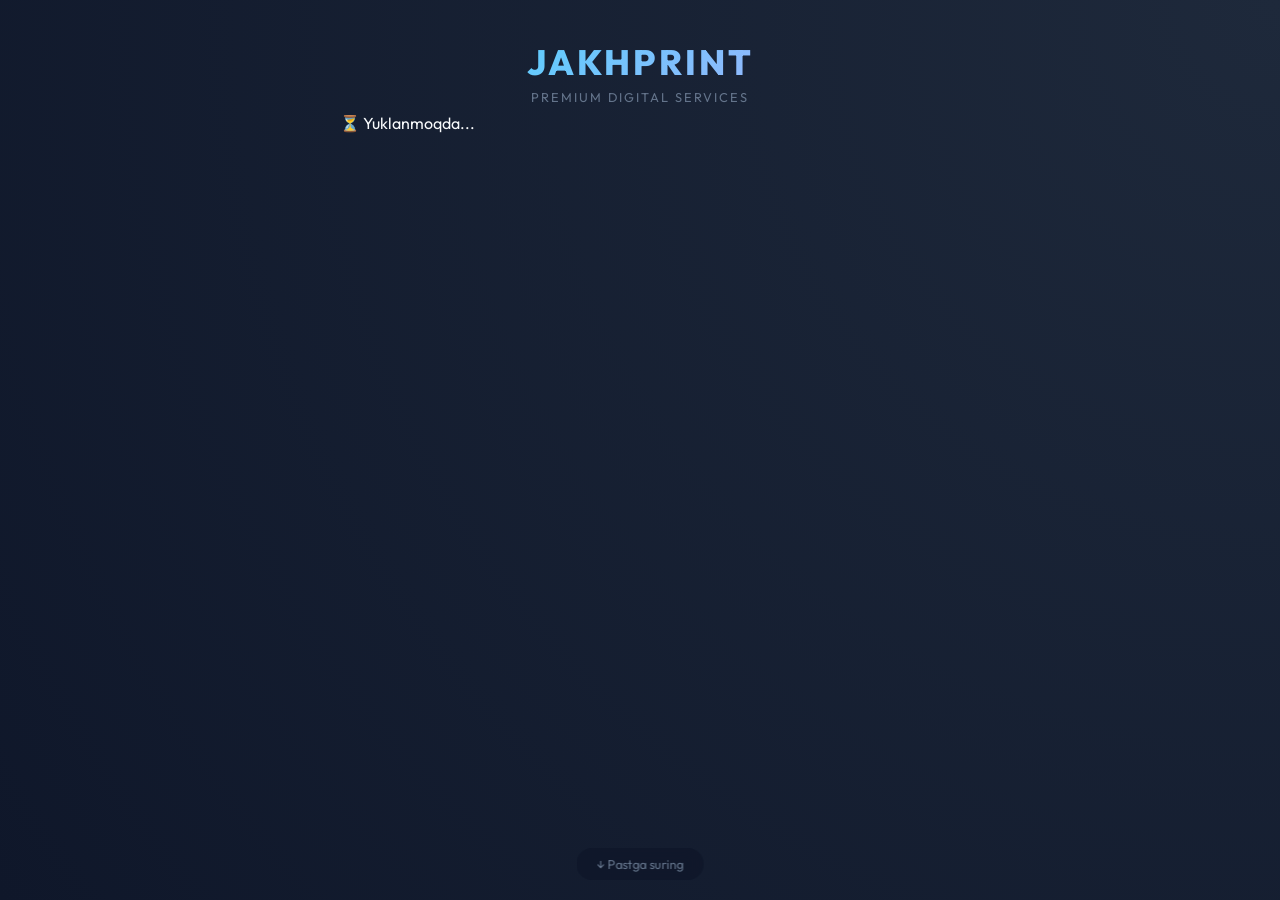
<file: index.html>
<!DOCTYPE html>
<html lang="uz">

<head>
    <meta charset="UTF-8">
    <meta name="viewport" content="width=device-width, initial-scale=1.0, maximum-scale=1.0, user-scalable=no">
    <title>JAKHPRINT | Premium Digital Services</title>
    <link href="https://fonts.googleapis.com/css2?family=Outfit:wght@300;400;600;800&display=swap" rel="stylesheet">
    <link rel="stylesheet" href="style.css">
    <script src="https://telegram.org/js/telegram-web-app.js"></script>
</head>

<body>
    <header>
        <div class="logo">JAKHPRINT</div>
        <div class="subtitle">Premium Digital Services</div>
    </header>

    <!-- Savatcha counter -->
    <div id="cartBadge" class="cart-badge" style="display:none;">
        🛒 <span id="cartCount">0</span> ta tanlandi
    </div>

    <!-- Xizmatlar shu yerga dinamik yuklanadi -->
    <div class="container" id="servicesContainer">
        <div class="loading">⏳ Yuklanmoqda...</div>
    </div>

    <!-- Scroll indikatori -->
    <div id="scrollHint" class="scroll-hint">↓ Pastga suring</div>

    <!-- Buyurtma tugmasi -->
    <button id="orderBtn" class="fab-btn" onclick="sendOrder()" style="display: none;">
        BUYURTMA BERISH (0 so'm)
    </button>

    <script src="script.js"></script>
</body>

</html>
</file>
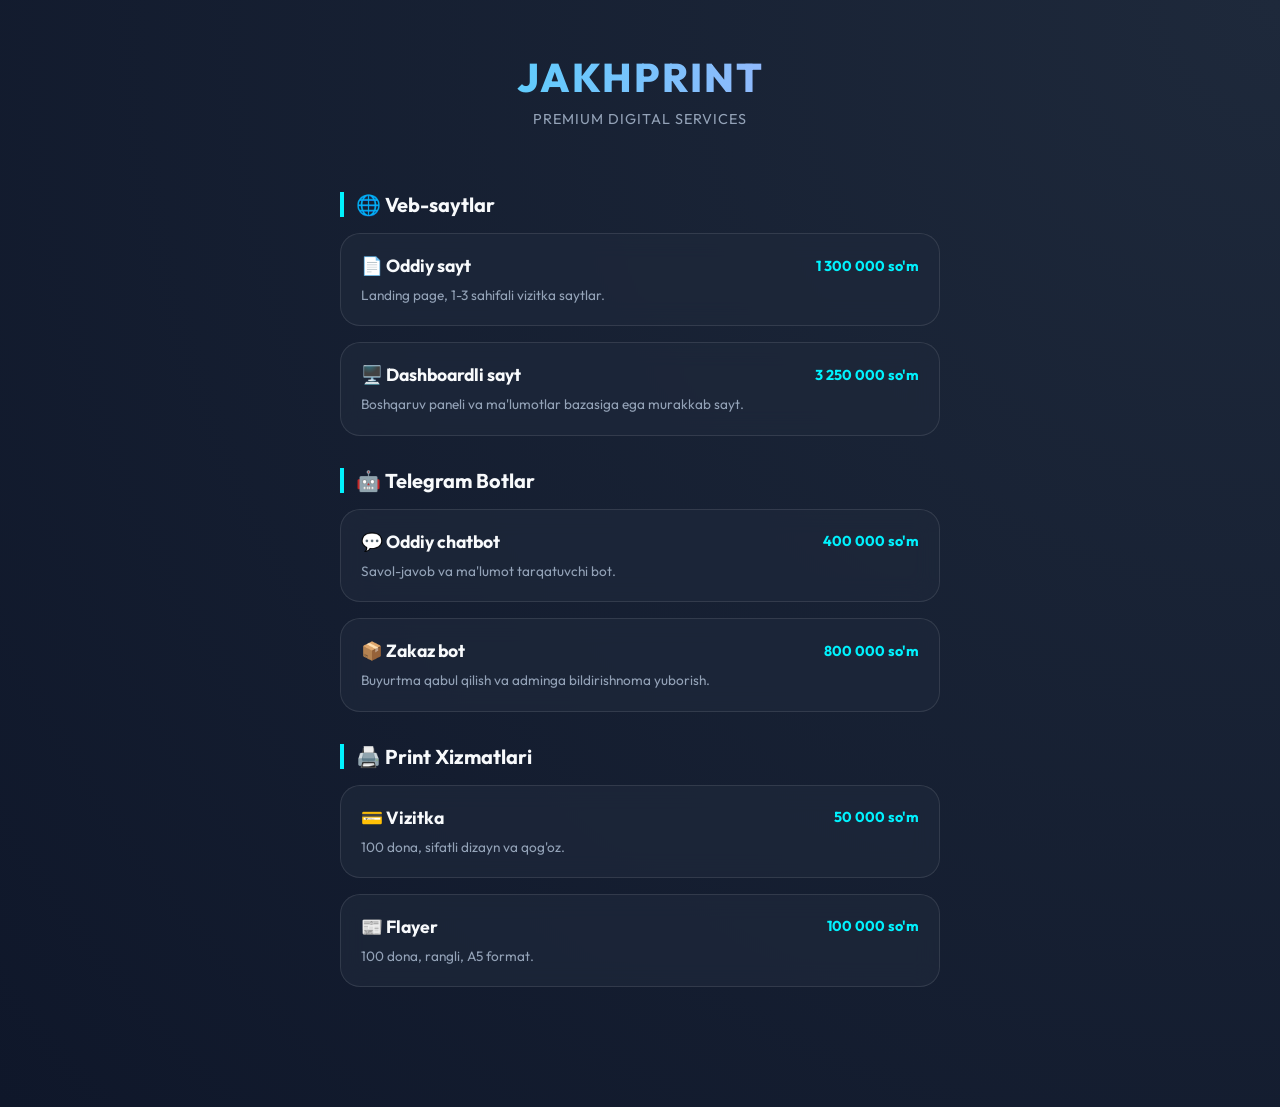
<file: webapp/index.html>
<!DOCTYPE html>
<html lang="uz">
<head>
    <meta charset="UTF-8">
    <meta name="viewport" content="width=device-width, initial-scale=1.0">
    <title>JAKHPRINT | Web App</title>
    <link href="https://fonts.googleapis.com/css2?family=Outfit:wght@300;400;600;800&display=swap" rel="stylesheet">
    <link rel="stylesheet" href="style.css">
    <script src="https://telegram.org/js/telegram-web-app.js"></script>
</head>
<body>
    <header>
        <div class="logo">JAKHPRINT</div>
        <div class="subtitle">Premium Digital Services</div>
    </header>

    <div class="container">
        <h2 class="section-title">🌐 Veb-saytlar</h2>
        <div class="grid">
            <div class="card" onclick="selectService('📄 Oddiy sayt', 1300000)">
                <h3>📄 Oddiy sayt <span class="price">1 300 000 so'm</span></h3>
                <p>Landing page, 1-3 sahifali vizitka saytlar.</p>
            </div>
            <div class="card" onclick="selectService('🖥️ Dashboardli sayt', 3250000)">
                <h3>🖥️ Dashboardli sayt <span class="price">3 250 000 so'm</span></h3>
                <p>Boshqaruv paneli va ma'lumotlar bazasiga ega murakkab sayt.</p>
            </div>
        </div>

        <h2 class="section-title">🤖 Telegram Botlar</h2>
        <div class="grid">
            <div class="card" onclick="selectService('💬 Chatbot', 400000)">
                <h3>💬 Oddiy chatbot <span class="price">400 000 so'm</span></h3>
                <p>Savol-javob va ma'lumot tarqatuvchi bot.</p>
            </div>
            <div class="card" onclick="selectService('📦 Zakaz bot', 800000)">
                <h3>📦 Zakaz bot <span class="price">800 000 so'm</span></h3>
                <p>Buyurtma qabul qilish va adminga bildirishnoma yuborish.</p>
            </div>
        </div>

        <h2 class="section-title">🖨️ Print Xizmatlari</h2>
        <div class="grid">
            <div class="card" onclick="selectService('💳 Vizitka (100 ta)', 50000)">
                <h3>💳 Vizitka <span class="price">50 000 so'm</span></h3>
                <p>100 dona, sifatli dizayn va qog'oz.</p>
            </div>
            <div class="card" onclick="selectService('📰 Flayer (100 ta)', 100000)">
                <h3>📰 Flayer <span class="price">100 000 so'm</span></h3>
                <p>100 dona, rangli, A5 format.</p>
            </div>
        </div>
        
        <div style="height: 100px;"></div>
    </div>

    <button id="orderBtn" class="fab-btn" onclick="sendOrder()" style="display: none;">
        Buyurtma berish (0 so'm)
    </button>

    <script src="script.js"></script>
</body>
</html>
</file>
<file: style.css>
:root {
    --primary: #00f2fe;
    --secondary: #4facfe;
    --accent: #f093fb;
    --bg: #0f172a;
    --card-bg: rgba(30, 41, 59, 0.7);
    --text: #f8fafc;
    --glass-border: rgba(255, 255, 255, 0.1);
    --neon-shadow: 0 0 15px rgba(0, 242, 254, 0.4);
    --success: #22c55e;
}

* {
    margin: 0;
    padding: 0;
    box-sizing: border-box;
    font-family: 'Outfit', 'Inter', sans-serif;
    -webkit-tap-highlight-color: transparent;
}

body {
    background: var(--bg);
    background: radial-gradient(circle at top right, #1e293b, #0f172a);
    color: var(--text);
    min-height: 100vh;
    padding: 16px;
    overflow-x: hidden;
}

/* ── Header ─────────────────────── */
header {
    text-align: center;
    padding: 1.5rem 0 0.5rem;
    animation: fadeInDown 0.8s ease-out;
}

.logo {
    font-size: 2.2rem;
    font-weight: 800;
    background: linear-gradient(135deg, var(--primary), var(--accent));
    -webkit-background-clip: text;
    background-clip: text;
    -webkit-text-fill-color: transparent;
    margin-bottom: 0.3rem;
    text-transform: uppercase;
    letter-spacing: 3px;
}

.subtitle {
    font-size: 0.8rem;
    color: #64748b;
    text-transform: uppercase;
    letter-spacing: 2px;
}

/* ── Cart Badge ─────────────────── */
.cart-badge {
    position: sticky;
    top: 0;
    z-index: 50;
    background: rgba(15, 23, 42, 0.9);
    backdrop-filter: blur(10px);
    padding: 10px 20px;
    border-radius: 50px;
    text-align: center;
    font-weight: 600;
    font-size: 0.9rem;
    color: var(--primary);
    border: 1px solid var(--glass-border);
    margin: 10px auto;
    max-width: 250px;
    animation: fadeInDown 0.5s ease-out;
}

/* ── Container ──────────────────── */
.container {
    max-width: 600px;
    margin: 0 auto;
}

/* ── Section Titles ─────────────── */
.section-title {
    font-size: 1.15rem;
    margin: 1.8rem 0 0.8rem;
    border-left: 3px solid var(--primary);
    padding-left: 12px;
    color: #e2e8f0;
}

/* ── Grid ───────────────────────── */
.grid {
    display: grid;
    gap: 12px;
}

/* ── Cards ──────────────────────── */
.card {
    background: var(--card-bg);
    backdrop-filter: blur(12px);
    border: 1px solid var(--glass-border);
    border-radius: 16px;
    padding: 16px 18px;
    transition: all 0.3s cubic-bezier(0.4, 0, 0.2, 1);
    cursor: pointer;
    position: relative;
    overflow: hidden;
    opacity: 0;
    animation: fadeInUp 0.5s ease-out forwards;
}

.card::before {
    content: '';
    position: absolute;
    top: 0;
    left: -100%;
    width: 100%;
    height: 100%;
    background: linear-gradient(90deg, transparent, rgba(255, 255, 255, 0.04), transparent);
    transition: 0.6s;
}

.card:active {
    transform: scale(0.98);
}

.card:hover::before {
    left: 100%;
}

/* Tanlangan element */
.card.selected {
    border-color: var(--primary) !important;
    box-shadow: 0 0 25px rgba(0, 242, 254, 0.2);
    background: rgba(0, 242, 254, 0.05);
}

/* Quantity Controls */
.quantity-controls {
    display: flex;
    align-items: center;
    gap: 8px;
    margin-top: 15px;
    background: rgba(0, 0, 0, 0.2);
    padding: 6px 10px;
    border-radius: 12px;
    width: fit-content;
    border: 1px solid var(--glass-border);
    transition: all 0.3s;
    position: relative;
    z-index: 10;
}

.card.selected .quantity-controls {
    border-color: rgba(0, 242, 254, 0.4);
    background: rgba(0, 242, 254, 0.1);
}

.qty-btn {
    width: 32px;
    height: 32px;
    border-radius: 8px;
    border: 1px solid rgba(255, 255, 255, 0.1);
    background: rgba(30, 41, 59, 0.8);
    color: var(--text);
    display: flex;
    align-items: center;
    justify-content: center;
    font-size: 1.2rem;
    font-weight: 600;
    cursor: pointer;
    transition: all 0.2s;
    outline: none;
}

.qty-btn:active {
    background: var(--primary);
    color: var(--bg);
    transform: scale(0.9);
}

.qty-input {
    width: 70px;
    background: transparent;
    border: none;
    color: var(--primary);
    text-align: center;
    font-weight: 800;
    font-size: 1.1rem;
    outline: none;
    -moz-appearance: textfield;
}

.qty-input::-webkit-inner-spin-button,
.qty-input::-webkit-outer-spin-button {
    -webkit-appearance: none;
    margin: 0;
}

/* Check badge */
.check-badge {
    position: absolute;
    top: 10px;
    right: 12px;
    font-size: 1.2rem;
    opacity: 0;
    transform: scale(0);
    transition: all 0.3s cubic-bezier(0.34, 1.56, 0.64, 1);
}

.card.selected .check-badge {
    opacity: 1;
    transform: scale(1);
}

/* Tag (mashhur label) */
.tag {
    display: inline-block;
    margin-top: 8px;
    padding: 3px 10px;
    border-radius: 20px;
    font-size: 0.7rem;
    font-weight: 600;
    background: rgba(0, 242, 254, 0.12);
    color: var(--primary);
    border: 1px solid rgba(0, 242, 254, 0.2);
}

/* ── Card Content ───────────────── */
.card h3 {
    font-size: 1.05rem;
    margin-bottom: 6px;
    display: flex;
    justify-content: space-between;
    align-items: center;
    padding-right: 30px;
}

.price {
    color: var(--primary);
    font-weight: 700;
    font-size: 0.9rem;
    white-space: nowrap;
    display: flex;
    flex-direction: column;
    align-items: flex-end;
}

.old-price {
    color: #64748b;
    text-decoration: line-through;
    font-size: 0.75rem;
    font-weight: 400;
    margin-bottom: 2px;
}

.card p {
    font-size: 0.85rem;
    color: #94a3b8;
    line-height: 1.4;
}

/* ── FAB Button ─────────────────── */
.fab-btn {
    position: fixed;
    bottom: 20px;
    left: 50%;
    transform: translateX(-50%);
    background: linear-gradient(135deg, var(--success), #16a34a);
    color: white;
    padding: 16px 28px;
    border-radius: 50px;
    font-weight: 800;
    font-size: 1rem;
    box-shadow: 0 8px 30px rgba(34, 197, 94, 0.4);
    border: none;
    z-index: 100;
    cursor: pointer;
    text-transform: uppercase;
    letter-spacing: 1px;
    transition: all 0.3s;
    animation: pulseBtn 2s infinite;
    width: calc(100% - 40px);
    max-width: 400px;
}

.fab-btn:active {
    transform: translateX(-50%) scale(0.95);
    animation: none;
}

/* ── Scroll Hint ────────────────── */
.scroll-hint {
    position: fixed;
    bottom: 20px;
    left: 50%;
    transform: translateX(-50%);
    background: rgba(15, 23, 42, 0.8);
    backdrop-filter: blur(10px);
    padding: 8px 20px;
    border-radius: 50px;
    font-size: 0.8rem;
    color: #64748b;
    z-index: 50;
    animation: bounce 2s infinite;
    transition: opacity 0.5s;
}

/* ── Animations ─────────────────── */
@keyframes fadeInDown {
    from {
        opacity: 0;
        transform: translateY(-20px);
    }

    to {
        opacity: 1;
        transform: translateY(0);
    }
}

@keyframes fadeInUp {
    from {
        opacity: 0;
        transform: translateY(25px);
    }

    to {
        opacity: 1;
        transform: translateY(0);
    }
}

@keyframes pulseBtn {

    0%,
    100% {
        box-shadow: 0 8px 30px rgba(34, 197, 94, 0.4);
    }

    50% {
        box-shadow: 0 8px 40px rgba(34, 197, 94, 0.6);
    }
}

@keyframes bounce {

    0%,
    100% {
        transform: translateX(-50%) translateY(0);
    }

    50% {
        transform: translateX(-50%) translateY(-8px);
    }
}

@keyframes popIn {
    from {
        transform: scale(0.8);
        opacity: 0;
    }

    to {
        transform: scale(1);
        opacity: 1;
    }
}

/* ── Mobile ─────────────────────── */
@media (max-width: 380px) {
    body {
        padding: 12px;
    }

    .logo {
        font-size: 1.8rem;
    }

    .card h3 {
        font-size: 1rem;
    }

    .price {
        font-size: 0.85rem;
    }

    .fab-btn {
        padding: 14px 20px;
        font-size: 0.9rem;
    }
}
</file>
<file: webapp/style.css>
:root {
    --primary: #00f2fe;
    --secondary: #4facfe;
    --accent: #f093fb;
    --bg: #0f172a;
    --card-bg: rgba(30, 41, 59, 0.7);
    --text: #f8fafc;
    --glass-border: rgba(255, 255, 255, 0.1);
    --neon-shadow: 0 0 15px rgba(0, 242, 254, 0.4);
}

* {
    margin: 0;
    padding: 0;
    box-sizing: border-box;
    font-family: 'Outfit', 'Inter', sans-serif;
}

body {
    background: var(--bg);
    background: radial-gradient(circle at top right, #1e293b, #0f172a);
    color: var(--text);
    min-height: 100vh;
    padding: 20px;
    overflow-x: hidden;
}

header {
    text-align: center;
    padding: 2rem 0;
    animation: fadeInDown 1s ease-out;
}

.logo {
    font-size: 2.5rem;
    font-weight: 800;
    background: linear-gradient(to right, var(--primary), var(--accent));
    -webkit-background-clip: text;
    background-clip: text;
    -webkit-text-fill-color: transparent;
    margin-bottom: 0.5rem;
    text-transform: uppercase;
    letter-spacing: 2px;
}

.subtitle {
    font-size: 0.9rem;
    color: #94a3b8;
    text-transform: uppercase;
    letter-spacing: 1px;
}

.container {
    max-width: 600px;
    margin: 0 auto;
}

.section-title {
    font-size: 1.25rem;
    margin: 2rem 0 1rem;
    border-left: 4px solid var(--primary);
    padding-left: 12px;
}

.grid {
    display: grid;
    gap: 16px;
}

.card {
    background: var(--card-bg);
    backdrop-filter: blur(12px);
    border: 1px solid var(--glass-border);
    border-radius: 20px;
    padding: 20px;
    transition: all 0.3s cubic-bezier(0.4, 0, 0.2, 1);
    cursor: pointer;
    position: relative;
    overflow: hidden;
}

.card::before {
    content: '';
    position: absolute;
    top: 0;
    left: -100%;
    width: 100%;
    height: 100%;
    background: linear-gradient(90deg, transparent, rgba(255, 255, 255, 0.05), transparent);
    transition: 0.5s;
}

.card:hover::before {
    left: 100%;
}

.card:hover {
    transform: translateY(-5px);
    border-color: var(--primary);
    box-shadow: var(--neon-shadow);
}

.card h3 {
    font-size: 1.1rem;
    margin-bottom: 8px;
    display: flex;
    justify-content: space-between;
    align-items: center;
}

.price {
    color: var(--primary);
    font-weight: 700;
    font-size: 0.9rem;
}

.card p {
    font-size: 0.85rem;
    color: #94a3b8;
    line-height: 1.5;
}

.fab-btn {
    position: fixed;
    bottom: 30px;
    left: 50%;
    transform: translateX(-50%);
    background: linear-gradient(to right, var(--secondary), var(--primary));
    color: white;
    padding: 16px 32px;
    border-radius: 50px;
    font-weight: 700;
    box-shadow: 0 10px 25px rgba(79, 172, 254, 0.4);
    border: none;
    z-index: 100;
    cursor: pointer;
    text-transform: uppercase;
    letter-spacing: 1px;
    transition: 0.3s;
}

.fab-btn:active {
    transform: translateX(-50%) scale(0.95);
}

/* Animations */
@keyframes fadeInDown {
    from {
        opacity: 0;
        transform: translateY(-20px);
    }

    to {
        opacity: 1;
        transform: translateY(0);
    }
}

@keyframes fadeInUp {
    from {
        opacity: 0;
        transform: translateY(20px);
    }

    to {
        opacity: 1;
        transform: translateY(0);
    }
}

.card {
    animation: fadeInUp 0.5s ease-out forwards;
}

/* Mobile Responsive Adjustments */
@media (max-width: 480px) {
    body {
        padding: 15px;
    }

    .logo {
        font-size: 2rem;
    }
}
</file>
